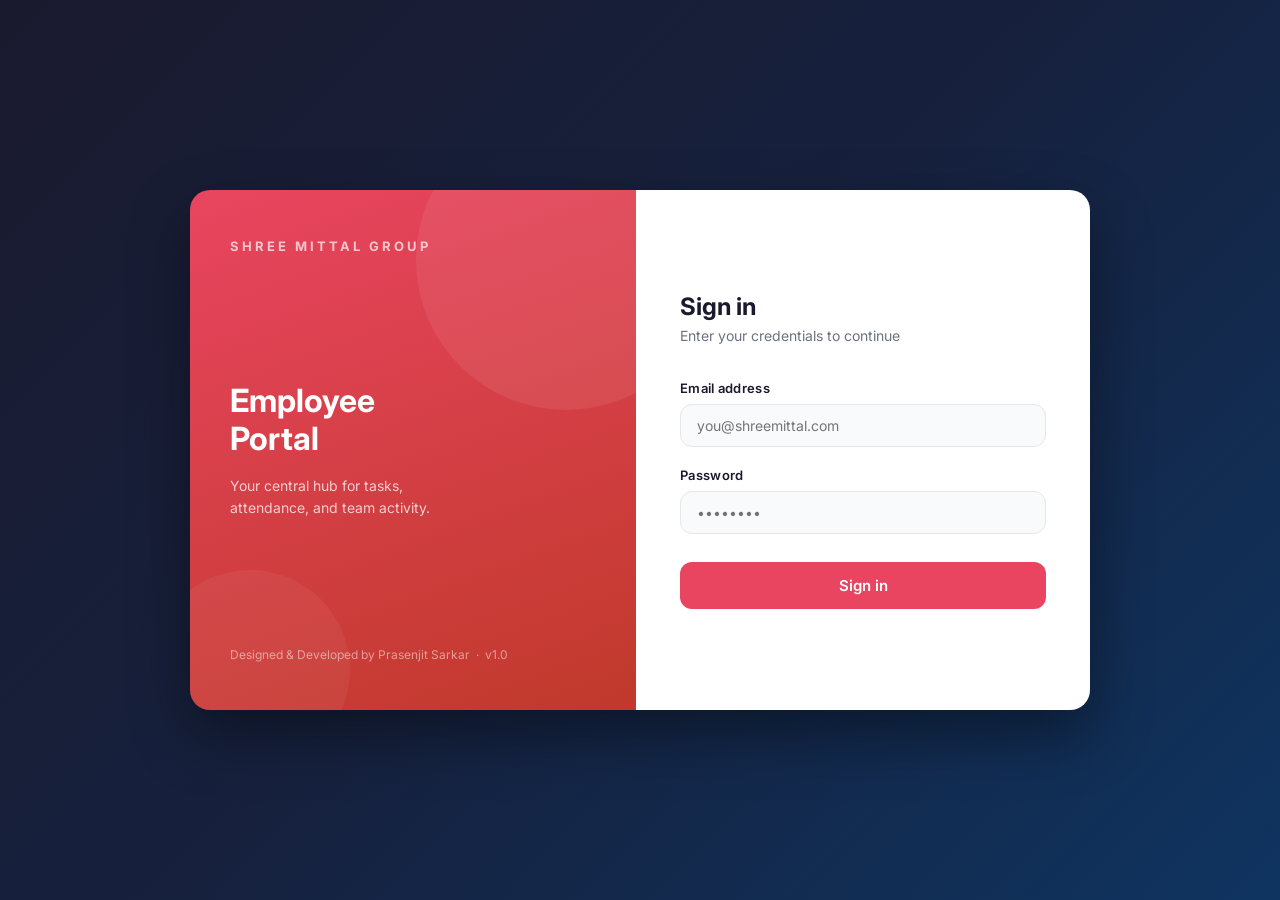
<file: index.html>
<!DOCTYPE html>
<html lang="en">
<head>
  <meta charset="UTF-8">
  <meta name="viewport" content="width=device-width, initial-scale=1.0">
  <title>SMG Employee Portal — Login</title>
  <link rel="stylesheet" href="style.css">
</head>
<body>

<div class="login-page">
  <div class="login-wrap">

    <!-- Left: Branding -->
    <div class="brand-panel">
      <div class="brand-logo">Shree Mittal Group</div>
      <div class="brand-main">
        <h1>Employee<br>Portal</h1>
        <p>Your central hub for tasks,<br>attendance, and team activity.</p>
      </div>
      <div class="brand-footer">Designed & Developed by Prasenjit Sarkar &nbsp;·&nbsp; v1.0</div>
    </div>

    <!-- Right: Login Form -->
    <div class="form-panel">
      <div class="form-header">
        <h2>Sign in</h2>
        <p>Enter your credentials to continue</p>
      </div>

      <div class="field">
        <label for="email">Email address</label>
        <input type="email" id="email" placeholder="you@shreemittal.com" autocomplete="email">
      </div>

      <div class="field">
        <label for="password">Password</label>
        <input type="password" id="password" placeholder="••••••••" autocomplete="current-password">
      </div>

      <div class="error-msg" id="errorMsg"></div>

      <button class="login-btn" id="loginBtn" onclick="handleLogin()">
        Sign in
      </button>
    </div>

  </div>
</div>

<script>
  const API = 'https://script.google.com/macros/s/AKfycbzuEC8xxdr7xbb8JyJm-bsDZqdgQoE3D99dn74_auRg9xAOasQKbJEPgLcgnGpmLGNHFw/exec';

  // If already logged in, redirect to dashboard
  const savedToken = localStorage.getItem('smg_token');
  if (savedToken) {
    window.location.href = 'dashboard.html';
  }

  document.addEventListener('keydown', function(e) {
    if (e.key === 'Enter') handleLogin();
  });

  function handleLogin() {
    const email    = document.getElementById('email').value.trim();
    const password = document.getElementById('password').value.trim();
    const btn      = document.getElementById('loginBtn');
    const errorDiv = document.getElementById('errorMsg');

    errorDiv.classList.remove('show');
    document.getElementById('email').classList.remove('error');
    document.getElementById('password').classList.remove('error');

    if (!email) {
      document.getElementById('email').classList.add('error');
      showError('Please enter your email address.');
      return;
    }
    if (!password) {
      document.getElementById('password').classList.add('error');
      showError('Please enter your password.');
      return;
    }

    btn.disabled = true;
    btn.innerHTML = '<span class="spinner-inline"></span>Signing in…';


    fetch(API, {
      method: 'POST',
      body: JSON.stringify({
        action: 'login',
        email: email,
        password: password
      })
    })
      .then(res => res.json())
      .then(result => {
        if (result.success) {
          // Store session in localStorage
          localStorage.setItem('smg_token',       result.token);
localStorage.setItem('smg_name',        result.userName);
localStorage.setItem('smg_role',        result.role);
localStorage.setItem('smg_email',       result.email);
localStorage.setItem('smg_designation', result.designation);
localStorage.setItem('smg_modules',     JSON.stringify(result.modules || {}));
window.location.href = 'dashboard.html';
        } else {
          showError(result.error || 'Login failed. Please try again.');
          btn.disabled = false;
          btn.innerHTML = 'Sign in';
        }
      })
      .catch(err => {
        showError('Connection error. Please try again.');
        btn.disabled = false;
        btn.innerHTML = 'Sign in';
        console.error(err);
      });
  }

  function showError(msg) {
    const errorDiv = document.getElementById('errorMsg');
    errorDiv.textContent = msg;
    errorDiv.classList.add('show');
  }
</script>

</body>
</html>
</file>
<file: style.css>
@import url('https://fonts.googleapis.com/css2?family=Inter:wght@300;400;500;600;700&display=swap');

*, *::before, *::after { box-sizing: border-box; margin: 0; padding: 0; }

:root {
  --sidebar-w:   240px;
  --brand:       #1a1a2e;
  --brand-mid:   #16213e;
  --accent:      #e94560;
  --accent-soft: rgba(233,69,96,0.12);
  --surface:     #ffffff;
  --bg:          #f4f6f9;
  --text:        #1a1a2e;
  --text-soft:   #6b7280;
  --border:      #e5e7eb;
  --radius:      12px;
  --card-shadow: 0 2px 12px rgba(0,0,0,0.06);
}

body {
  font-family: 'Inter', sans-serif;
  background: var(--bg);
  color: var(--text);
  min-height: 100vh;
}

/* ── LOGIN PAGE ── */
.login-page {
  display: flex;
  align-items: center;
  justify-content: center;
  min-height: 100vh;
  background: linear-gradient(135deg, var(--brand) 0%, var(--brand-mid) 50%, #0f3460 100%);
  padding: 20px;
}

.login-wrap {
  display: flex;
  width: 100%;
  max-width: 900px;
  min-height: 520px;
  border-radius: 20px;
  overflow: hidden;
  box-shadow: 0 25px 60px rgba(0,0,0,0.4);
}

.brand-panel {
  flex: 1;
  background: linear-gradient(160deg, #e94560 0%, #c0392b 100%);
  padding: 48px 40px;
  display: flex;
  flex-direction: column;
  justify-content: space-between;
  position: relative;
  overflow: hidden;
}

.brand-panel::before {
  content: '';
  position: absolute;
  width: 300px; height: 300px;
  border-radius: 50%;
  background: rgba(255,255,255,0.07);
  top: -80px; right: -80px;
}

.brand-panel::after {
  content: '';
  position: absolute;
  width: 200px; height: 200px;
  border-radius: 50%;
  background: rgba(255,255,255,0.05);
  bottom: -60px; left: -40px;
}

.brand-logo {
  font-size: 13px; font-weight: 700;
  letter-spacing: 3px; text-transform: uppercase;
  color: rgba(255,255,255,0.7);
}

.brand-main { position: relative; z-index: 1; }

.brand-main h1 {
  font-size: 32px; font-weight: 700;
  color: #fff; line-height: 1.2; margin-bottom: 16px;
}

.brand-main p { font-size: 14px; color: rgba(255,255,255,0.75); line-height: 1.6; }
.brand-footer { font-size: 12px; color: rgba(255,255,255,0.5); }

.form-panel {
  flex: 1; background: var(--surface);
  padding: 48px 44px;
  display: flex; flex-direction: column; justify-content: center;
}

.form-header { margin-bottom: 36px; }
.form-header h2 { font-size: 24px; font-weight: 700; color: var(--text); margin-bottom: 6px; }
.form-header p { font-size: 14px; color: var(--text-soft); }

.field { margin-bottom: 20px; }

.field label {
  display: block; font-size: 13px; font-weight: 600;
  color: var(--text); margin-bottom: 8px; letter-spacing: 0.3px;
}

.field input {
  width: 100%; padding: 12px 16px;
  background: #f9fafb; border: 1.5px solid var(--border);
  border-radius: var(--radius); font-size: 14px;
  font-family: 'Inter', sans-serif; color: var(--text);
  transition: border-color 0.2s, box-shadow 0.2s; outline: none;
}

.field input:focus {
  border-color: var(--accent); background: #fff;
  box-shadow: 0 0 0 3px var(--accent-soft);
}

.field input.error {
  border-color: #dc2626;
  box-shadow: 0 0 0 3px rgba(220,38,38,0.1);
}

.error-msg {
  display: none; margin-top: 16px; padding: 12px 16px;
  background: rgba(220,38,38,0.08); border: 1px solid rgba(220,38,38,0.2);
  border-radius: 8px; font-size: 13px; color: #dc2626; font-weight: 500;
}
.error-msg.show { display: block; }

.login-btn {
  width: 100%; padding: 14px;
  background: var(--accent); color: #fff;
  border: none; border-radius: var(--radius);
  font-size: 15px; font-weight: 600;
  font-family: 'Inter', sans-serif; cursor: pointer;
  margin-top: 8px;
  transition: background 0.2s, transform 0.1s, box-shadow 0.2s;
}
.login-btn:hover { background: #c0392b; box-shadow: 0 4px 16px rgba(233,69,96,0.35); }
.login-btn:active { transform: scale(0.98); }
.login-btn:disabled { background: #9ca3af; cursor: not-allowed; }

/* ── DASHBOARD LAYOUT ── */
.dashboard-page { display: flex; min-height: 100vh; }

.sidebar {
  width: var(--sidebar-w);
  background: linear-gradient(180deg, var(--brand) 0%, var(--brand-mid) 100%);
  min-height: 100vh; display: flex; flex-direction: column;
  position: fixed; left: 0; top: 0; bottom: 0; z-index: 100;
}

.sidebar-brand {
  padding: 28px 24px 20px;
  border-bottom: 1px solid rgba(255,255,255,0.07);
}

.sidebar-brand .company {
  font-size: 11px; font-weight: 700;
  letter-spacing: 2.5px; text-transform: uppercase;
  color: rgba(255,255,255,0.45); margin-bottom: 4px;
}

.sidebar-brand .portal-name { font-size: 16px; font-weight: 700; color: #fff; }

.user-card {
  padding: 20px 24px;
  border-bottom: 1px solid rgba(255,255,255,0.07);
}

.user-avatar {
  width: 42px; height: 42px; border-radius: 50%;
  background: var(--accent);
  display: flex; align-items: center; justify-content: center;
  font-size: 16px; font-weight: 700; color: #fff; margin-bottom: 10px;
}

.user-name { font-size: 13px; font-weight: 600; color: #fff; line-height: 1.3; }
.user-designation { font-size: 11px; color: rgba(255,255,255,0.45); margin-top: 2px; }

.nav { flex: 1; padding: 16px 0; }
.nav-section { padding: 0 16px; margin-bottom: 4px; }

.nav-label {
  font-size: 10px; font-weight: 700;
  letter-spacing: 1.5px; text-transform: uppercase;
  color: rgba(255,255,255,0.3); padding: 12px 8px 6px;
}

.nav-item {
  display: flex; align-items: center; gap: 10px;
  padding: 10px 12px; border-radius: 8px;
  cursor: pointer; transition: background 0.15s;
  margin-bottom: 2px;
}

.nav-item:hover { background: rgba(255,255,255,0.07); }

.nav-item.active {
  background: var(--accent);
  box-shadow: 0 4px 12px rgba(233,69,96,0.3);
}

.nav-icon { font-size: 16px; width: 20px; text-align: center; }
.nav-text { font-size: 13px; font-weight: 500; color: rgba(255,255,255,0.75); }
.nav-item.active .nav-text { color: #fff; font-weight: 600; }
.nav-item.disabled { opacity: 0.35; cursor: not-allowed; }

.nav-badge {
  margin-left: auto; background: var(--accent);
  color: #fff; font-size: 10px; font-weight: 700;
  padding: 2px 7px; border-radius: 20px;
  min-width: 20px; text-align: center;
}
.nav-item.active .nav-badge { background: rgba(255,255,255,0.3); }

.sidebar-footer {
  padding: 16px;
  border-top: 1px solid rgba(255,255,255,0.07);
}

.logout-btn {
  display: flex; align-items: center; gap: 10px;
  padding: 10px 12px; border-radius: 8px;
  cursor: pointer; transition: background 0.15s;
  width: 100%; background: none; border: none;
  font-family: 'Inter', sans-serif;
}
.logout-btn:hover { background: rgba(233,69,96,0.15); }
.logout-btn .nav-text { font-size: 13px; font-weight: 500; color: rgba(255,255,255,0.6); }

.main { margin-left: var(--sidebar-w); flex: 1; display: flex; flex-direction: column; }

.topbar {
  background: var(--surface); border-bottom: 1px solid var(--border);
  padding: 16px 32px;
  display: flex; align-items: center; justify-content: space-between;
  position: sticky; top: 0; z-index: 50;
}

.page-title { font-size: 20px; font-weight: 700; color: var(--text); }

.date-badge {
  font-size: 12px; color: var(--text-soft);
  background: var(--bg); padding: 6px 12px;
  border-radius: 20px; border: 1px solid var(--border);
}

.content { padding: 28px 32px; flex: 1; }

.tab-page { display: none; }
.tab-page.active { display: block; }

/* ── SCORECARDS ── */
.scorecard-row {
  display: grid;
  grid-template-columns: repeat(auto-fit, minmax(180px, 1fr));
  gap: 16px; margin-bottom: 28px;
}

.scorecard {
  background: var(--surface); border-radius: var(--radius);
  padding: 20px 22px; box-shadow: var(--card-shadow);
  border-left: 4px solid transparent; transition: transform 0.15s;
}
.scorecard:hover { transform: translateY(-2px); }
.scorecard.red   { border-left-color: #e94560; }
.scorecard.amber { border-left-color: #f59e0b; }
.scorecard.green { border-left-color: #10b981; }
.scorecard.blue  { border-left-color: #3b82f6; }

.sc-label {
  font-size: 11px; font-weight: 600;
  text-transform: uppercase; letter-spacing: 0.8px;
  color: var(--text-soft); margin-bottom: 8px;
}
.sc-value { font-size: 32px; font-weight: 700; color: var(--text); line-height: 1; }
.sc-sub { font-size: 12px; color: var(--text-soft); margin-top: 4px; }

/* ── TABLE ── */
.section-header {
  display: flex; align-items: center;
  justify-content: space-between; margin-bottom: 16px;
}
.section-title { font-size: 15px; font-weight: 700; color: var(--text); }

.refresh-btn {
  display: flex; align-items: center; gap: 6px;
  padding: 7px 14px; background: var(--surface);
  border: 1.5px solid var(--border); border-radius: 8px;
  font-size: 12px; font-weight: 600; color: var(--text-soft);
  cursor: pointer; font-family: 'Inter', sans-serif;
  transition: border-color 0.15s, color 0.15s;
}
.refresh-btn:hover { border-color: var(--accent); color: var(--accent); }

.table-wrap {
  background: var(--surface); border-radius: var(--radius);
  box-shadow: var(--card-shadow); overflow: hidden;
}

table { width: 100%; border-collapse: collapse; }

thead th {
  background: #f8fafc; padding: 13px 16px; text-align: left;
  font-size: 11px; font-weight: 700;
  text-transform: uppercase; letter-spacing: 0.8px;
  color: var(--text-soft); border-bottom: 1px solid var(--border);
}

tbody tr { border-bottom: 1px solid #f1f3f5; transition: background 0.1s; }
tbody tr:last-child { border-bottom: none; }
tbody tr:hover { background: #fafbfc; }

tbody td { padding: 13px 16px; font-size: 13px; color: var(--text); vertical-align: middle; }

.task-id {
  font-family: 'Courier New', monospace; font-size: 12px;
  background: var(--bg); padding: 3px 8px;
  border-radius: 4px; color: var(--text-soft); white-space: nowrap;
}

.task-desc { font-size: 12px; color: var(--text-soft); }
.ref-link { font-size: 12px; color: #3b82f6; text-decoration: none; }
.ref-link:hover { text-decoration: underline; }
.date-col { white-space: nowrap; }

.overdue-badge {
  display: inline-block; font-size: 10px; font-weight: 700;
  background: rgba(233,69,96,0.1); color: var(--accent);
  padding: 2px 7px; border-radius: 4px; margin-left: 6px; vertical-align: middle;
}

.complete-btn {
  display: inline-flex; align-items: center; gap: 6px;
  padding: 7px 14px; background: #10b981; color: #fff;
  border: none; border-radius: 8px;
  font-size: 12px; font-weight: 600;
  font-family: 'Inter', sans-serif; cursor: pointer;
  text-decoration: none; white-space: nowrap;
  transition: background 0.15s, transform 0.1s;
}
.complete-btn:hover { background: #059669; }
.complete-btn:active { transform: scale(0.97); }

/* ── STATES ── */
.empty-state { padding: 60px 20px; text-align: center; }
.empty-icon { font-size: 40px; margin-bottom: 12px; }
.empty-state h3 { font-size: 16px; font-weight: 600; color: var(--text); margin-bottom: 6px; }
.empty-state p { font-size: 13px; color: var(--text-soft); }

.loading-state { padding: 60px 20px; text-align: center; color: var(--text-soft); font-size: 14px; }
.loading-spinner {
  width: 32px; height: 32px;
  border: 3px solid var(--border); border-top-color: var(--accent);
  border-radius: 50%; animation: spin 0.7s linear infinite;
  margin: 0 auto 16px;
}

@keyframes spin { to { transform: rotate(360deg); } }

.spinner-inline {
  display: inline-block; width: 16px; height: 16px;
  border: 2px solid rgba(255,255,255,0.4); border-top-color: #fff;
  border-radius: 50%; animation: spin 0.7s linear infinite;
  vertical-align: middle; margin-right: 8px;
}

@media (max-width: 640px) {
  .brand-panel { display: none; }
  .form-panel { padding: 36px 28px; }
}

/* Delegation task list and history */
.delegation-actions,.delegation-row-actions {display:flex;gap:8px;align-items:center;flex-wrap:wrap}
.delegation-add {display:inline-flex;padding:8px 14px;border-radius:8px;background:var(--accent);color:white;text-decoration:none;font-size:12px;font-weight:600}
.delegation-table {overflow-x:auto}
.delegation-description {min-width:200px;max-width:390px;white-space:pre-wrap;overflow-wrap:anywhere}
.delegation-meta {font-size:11px;color:var(--text-soft);margin-top:6px;line-height:1.5;white-space:pre-wrap;overflow-wrap:anywhere}
.history-overlay {position:fixed;inset:0;background:rgba(15,23,42,.55);z-index:1000;display:flex;align-items:center;justify-content:center;padding:20px}
.history-overlay[hidden] {display:none}
.history-dialog {background:white;border-radius:16px;width:100%;max-width:720px;max-height:85vh;overflow:auto;padding:24px;box-shadow:0 20px 60px rgba(0,0,0,.25)}
.history-header {display:flex;justify-content:space-between;gap:15px;align-items:center;margin-bottom:20px}
.history-header h2 {font-size:18px}
.history-task {padding:14px;background:var(--bg);border-radius:8px;white-space:pre-wrap;overflow-wrap:anywhere}
.history-task p {font-size:12px;color:var(--text-soft);margin-top:8px}
.history-timeline {list-style:none;margin:20px 0 0 8px;border-left:2px solid var(--border)}
.history-event {position:relative;padding:0 0 24px 20px}
.history-event:before {content:'';position:absolute;width:10px;height:10px;left:-6px;top:3px;background:var(--accent);border-radius:50%}
.history-event-title {display:flex;justify-content:space-between;gap:12px;font-size:13px}
.history-event-title span {color:var(--text-soft);font-size:12px}
.history-event p {font-size:13px;margin:9px 0;line-height:1.5;white-space:pre-wrap;overflow-wrap:anywhere}
.history-empty {padding:20px;color:var(--text-soft);font-size:13px}
@media(max-width:640px){.delegation-header{align-items:flex-start;gap:12px;flex-direction:column}.history-dialog{padding:18px}.history-event-title{flex-direction:column;gap:4px}}

/* Personal dashboard */
.dashboard-welcome {display:flex;justify-content:space-between;gap:28px;align-items:center;padding:30px 32px;border-radius:18px;background:linear-gradient(120deg,#1a1a2e,#243653);color:#fff;position:relative;overflow:hidden;margin-bottom:28px;box-shadow:0 10px 30px rgba(26,26,46,.12)}
.dashboard-eyebrow {font-size:10px;font-weight:700;letter-spacing:2px;color:#c6cee0;margin-bottom:12px}
.dashboard-welcome h1 {font-size:27px;letter-spacing:-.6px;font-weight:600;margin-bottom:10px}
.dashboard-welcome p {font-size:13px;color:#d4dcec;line-height:1.6;max-width:510px}
.welcome-detail {border-left:1px solid #ffffff26;padding-left:25px;display:flex;flex-direction:column;gap:10px;font-size:12px;color:#c6cee0}
.welcome-detail span:first-child {font-size:14px;color:#fff;font-weight:600}
.dashboard-section-heading {display:flex;justify-content:space-between;gap:20px;align-items:center;margin-bottom:18px}
.dashboard-section-heading h2,.dashboard-quick h2 {font-size:17px;letter-spacing:-.3px;margin-bottom:6px}
.dashboard-section-heading p {font-size:12px;color:var(--text-soft);line-height:1.5}
.dashboard-live {font-size:11px;color:#607085;white-space:nowrap;background:#e9eef4;border-radius:20px;padding:7px 11px}
.dashboard-module-grid {display:grid;grid-template-columns:repeat(auto-fit,minmax(320px,1fr));gap:20px}
.dashboard-module {background:white;border:1px solid #e7ebf1;border-radius:16px;box-shadow:0 4px 18px #17253806;overflow:hidden;display:flex;flex-direction:column}
.dashboard-module[hidden],.dashboard-module-data[hidden],.dashboard-state[hidden],.dashboard-quick[hidden],.dashboard-no-modules[hidden] {display:none}
.dashboard-module-heading {display:flex;align-items:center;gap:12px;padding:22px 24px 18px}
.dashboard-module-heading h3 {font-size:16px;margin-bottom:5px}
.dashboard-module-heading p {font-size:11px;color:var(--text-soft)}
.dashboard-module-icon {width:42px;height:42px;border-radius:12px;display:grid;place-items:center;font-size:23px;font-weight:600;flex-shrink:0}
.checklist-icon {background:#e8f7f1;color:#087d5b}.delegation-icon {background:#eef0ff;color:#5b61c5}
.dashboard-open {margin-left:auto;color:#6b7280;background:#f6f8fb;border:0;border-radius:9px;width:32px;height:32px;cursor:pointer;font-size:18px}
.dashboard-metrics {display:grid;grid-template-columns:repeat(3,minmax(0,1fr));padding:12px 24px 24px;gap:12px}
.dashboard-metrics div {display:flex;flex-direction:column;gap:12px}
.dashboard-metrics span {font-size:11px;color:var(--text-soft)}
.dashboard-metrics strong {font-size:31px;font-weight:600;letter-spacing:-1px;color:#263447}.dashboard-metrics .metric-danger {color:#d93856}
.dashboard-completed {display:flex;justify-content:space-between;background:#f1faf6;border-radius:8px;padding:11px 14px;margin:0 24px 20px;color:#187958;font-size:12px}
.dashboard-module-note {margin:0 24px 20px;padding:11px 14px;border-radius:8px;background:#f6f7fb;color:#687286;font-size:12px}
.dashboard-module-footer {display:flex;justify-content:space-between;gap:10px;align-items:center;border-top:1px solid #eef1f5;padding:15px 24px;margin-top:auto}
.dashboard-module-footer span {font-size:10px;color:#8590a1}.dashboard-module-footer button {border:0;background:none;color:#415477;font-size:12px;font-weight:600;cursor:pointer}
.dashboard-state {min-height:139px;padding:25px 24px;display:flex;align-items:center;justify-content:center;gap:12px;color:#687286;font-size:13px}
.dashboard-retry {padding:7px 12px;border:1px solid #ccd5e3;border-radius:7px;background:white;color:#415477;font-weight:600;cursor:pointer}
.dashboard-quick {margin-top:30px}.dashboard-quick-grid {display:flex;gap:12px;flex-wrap:wrap;margin-top:14px}
.dashboard-quick-item {border:1px solid #e1e7ef;padding:15px 18px;background:white;border-radius:10px;color:#374963;font:500 12px 'Inter',sans-serif;cursor:pointer;min-width:170px;text-align:left;transition:border-color .15s,transform .15s}
.dashboard-quick-item:hover {border-color:#b8c4d8;transform:translateY(-2px)}
.dashboard-no-modules {padding:26px;background:white;border-radius:12px;font-size:13px;color:var(--text-soft)}
@media(max-width:850px){.dashboard-welcome{align-items:flex-start;flex-direction:column;padding:24px}.welcome-detail{border-left:0;padding-left:0;gap:5px}.dashboard-live{display:none}}
@media(max-width:640px){.dashboard-module-grid{grid-template-columns:1fr}.dashboard-welcome h1{font-size:23px}.dashboard-module-heading{padding:20px}.dashboard-metrics{padding:10px 20px 20px}.dashboard-completed,.dashboard-module-note{margin-left:20px;margin-right:20px}.dashboard-module-footer span{display:none}}
</file>
